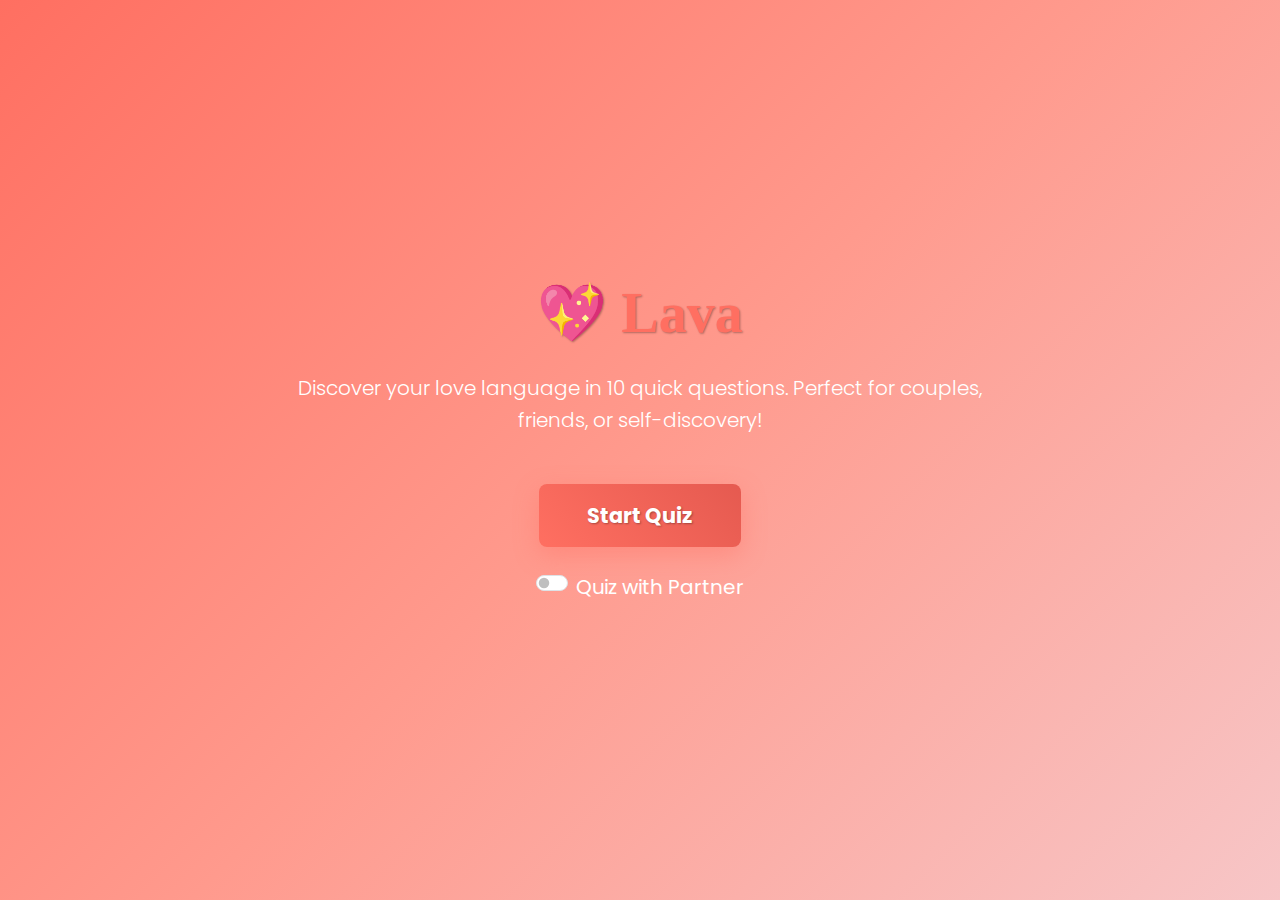
<file: index.html>
<!DOCTYPE html>
<html lang="en">
<head>
    <meta charset="UTF-8">
    <meta name="viewport" content="width=device-width, initial-scale=1.0">
    <title>💖 Lava - Love Language Quiz</title>
    <link href="https://cdn.jsdelivr.net/npm/bootstrap@5.3.2/dist/css/bootstrap.min.css" rel="stylesheet">
    <link href="https://fonts.googleapis.com/css2?family=Poppins:wght@300;400;600;700&display=swap" rel="stylesheet">
    <link rel="stylesheet" href="https://cdnjs.cloudflare.com/ajax/libs/font-awesome/6.4.0/css/all.min.css">
    <link rel="stylesheet" href="index.css">
</head>
<body>
    <!-- Landing Page -->
    <section id="landing" class="vh-100 d-flex align-items-center text-center text-white">
        <div class="container">
            <div class="row justify-content-center">
                <div class="col-lg-8">
                    <h1 class="display-4 fw-bold mb-4 animate-heart">💖 Lava</h1>
                    <p class="lead mb-5">Discover your love language in 10 quick questions. Perfect for couples, friends, or self-discovery!</p>
                    <button id="startBtn" class="btn btn-lg btn-danger px-5 py-3 fs-5">Start Quiz</button>
                    <div class="mt-4">
                        <div class="form-check form-switch d-flex justify-content-center">
                            <input class="form-check-input" type="checkbox" id="partnerMode">
                            <label class="form-check-label text-white fs-5 ms-2" for="partnerMode">
                                Quiz with Partner
                            </label>
                        </div>
                    </div>
                </div>
            </div>
        </div>
    </section>

    <!-- Quiz Section -->
    <section id="quiz" class="min-vh-100 py-5 hidden">
        <div class="container">
            <div class="row justify-content-center">
                <div class="col-lg-8">
                    <div class="progress mb-4" style="height: 10px;">
                        <div id="progressBar" class="progress-bar bg-danger" style="width: 10%"></div>
                    </div>
                    <div id="quizContainer">
                        <!-- Questions on js -->
                    </div>
                    <div class="text-center mt-5">
                        <button id="prevBtn" class="btn btn-outline-secondary me-3 hidden">Previous</button>
                        <button id="nextBtn" class="btn btn-danger px-4">Next</button>
                    </div>
                </div>
            </div>
        </div>
    </section>

    <!-- Results Section -->
    <section id="results" class="min-vh-100 py-5 hidden">
        <div class="container">
            <div class="row justify-content-center">
                <div class="col-lg-10">
                    <div class="text-center mb-5">
                        <h2 class="display-4 fw-bold text-danger mb-4">Your Love Language is...</h2>
                        <div id="resultText" class="fs-3 fw-bold mb-4"></div>
                    </div>
                    <div id="resultsChart" class="mb-5"></div>
                    <div class="text-center">
                        <button id="shareBtn" class="btn btn-outline-danger btn-lg px-5 me-3">
                            <i class="fas fa-share-alt me-2"></i>Share Results
                        </button>
                        <button id="restartBtn" class="btn btn-outline-danger btn-lg px-5">Take Quiz Again</button>
                    </div>
                </div>
            </div>
        </div>
    </section>

    <script src="https://cdn.jsdelivr.net/npm/bootstrap@5.3.2/dist/js/bootstrap.bundle.min.js"></script>
    <script src="script.js"></script>
</body>
</html>
</file>
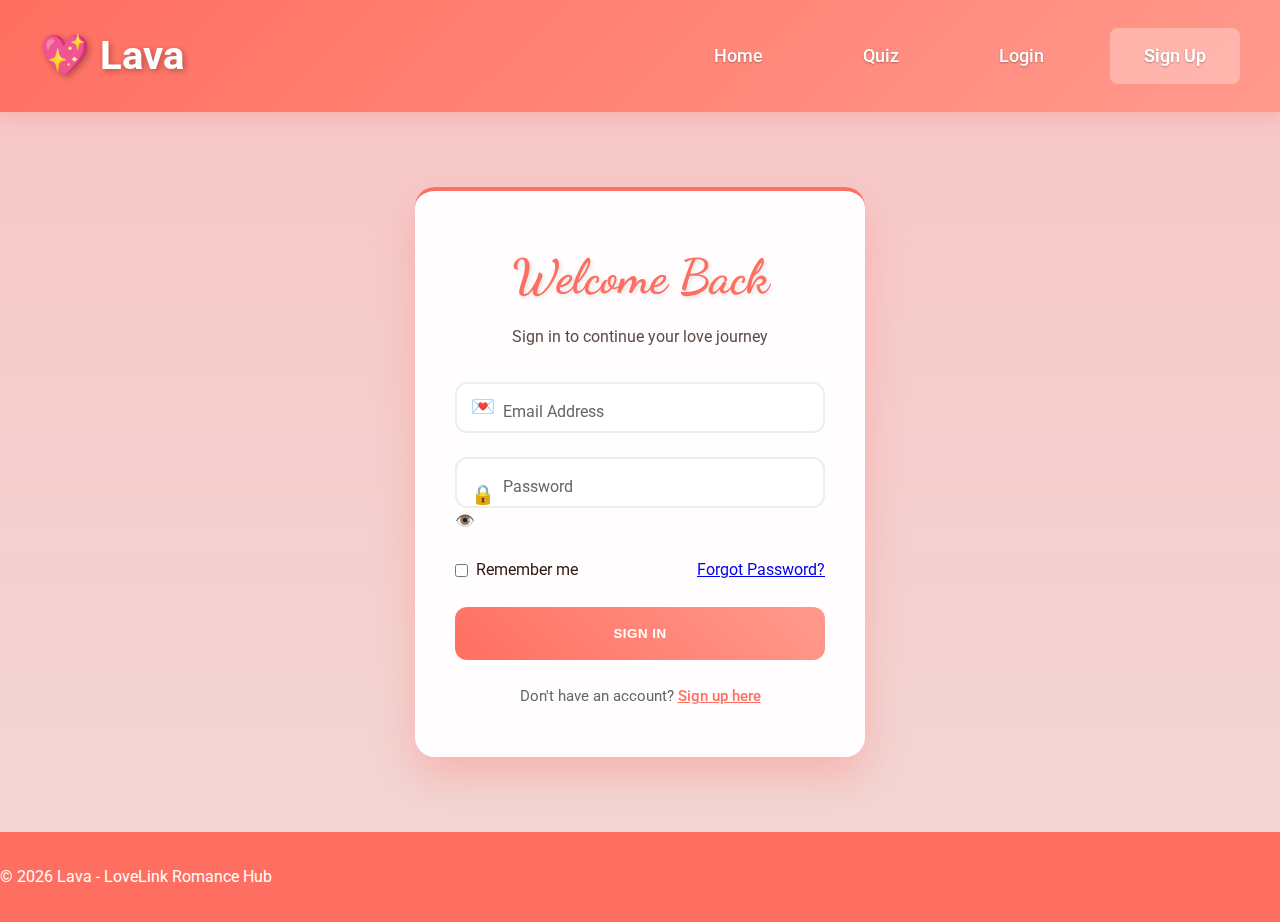
<file: pages/login.html>
<!DOCTYPE html>
<html lang="en">
<head>
    <meta charset="UTF-8">
    <meta name="viewport" content="width=device-width, initial-scale=1.0">
    <title>Login - Lava Love Language Quiz</title>
    <link href="https://fonts.googleapis.com/css2?family=Dancing+Script:wght@700&family=Roboto:wght@400;700&display=swap" rel="stylesheet">
    <link rel="stylesheet" href="../index.css">
</head>
<body>
    <header class="header">
        <nav class="header__nav" aria-label="Main navigation">
            <a href="../index.html" class="logo">💖 Lava</a>
            <ul class="header__nav-list">
                <li><a href="../index.html" class="nav-link">Home</a></li>
                <li><a href="../pages/quiz.html" class="nav-link">Quiz</a></li>
                <li><a href="../pages/results.html" class="nav-link">Login</a></li>
                <li><a href="../pages/login.html" class="nav-link current">Sign Up</a></li>
            </ul>
        </nav>
    </header>

    <main class="auth-main">
        <section class="auth-container">
            <div class="auth-card">
                <div class="auth-branding">
                    <h1 class="auth-title">Welcome Back</h1>
                    <p class="auth-subtitle">Sign in to continue your love journey</p>
                </div>

                <form class="auth-form" id="loginForm">
                    <div class="input-group">
                        <input type="email" id="loginEmail" class="input-field" placeholder=" " required>
                        <label for="loginEmail" class="input-label">Email Address</label>
                        <span class="input-icon">💌</span>
                        <div class="error-msg" id="emailError">Please enter a valid email</div>
                    </div>

                    <div class="input-group">
                        <input type="password" id="loginPassword" class="input-field" placeholder=" " required>
                        <label for="loginPassword" class="input-label">Password</label>
                        <span class="input-icon">🔒</span>
                        <span class="password-toggle">👁️</span>
                        <div class="error-msg" id="passwordError">Password must be at least 6 characters</div>
                    </div>

                    <div class="form-options">
                        <label class="checkbox-label">
                            <input type="checkbox" id="remember"> Remember me
                        </label>
                        <a href="#" class="forgot-link">Forgot Password?</a>
                    </div>

                    <button type="submit" class="submit-btn btn--primary">
                        Sign In
                    </button>

                    <p class="auth-link">
                        Don't have an account? 
                        <a href="signup.html">Sign up here</a>
                    </p>
                </form>
            </div>
        </section>
    </main>

    <footer class="footer">
        <p>© 2026 Lava - LoveLink Romance Hub</p>
    </footer>

    <script src="../js/auth.js"></script>
</body>
</html>
</file>
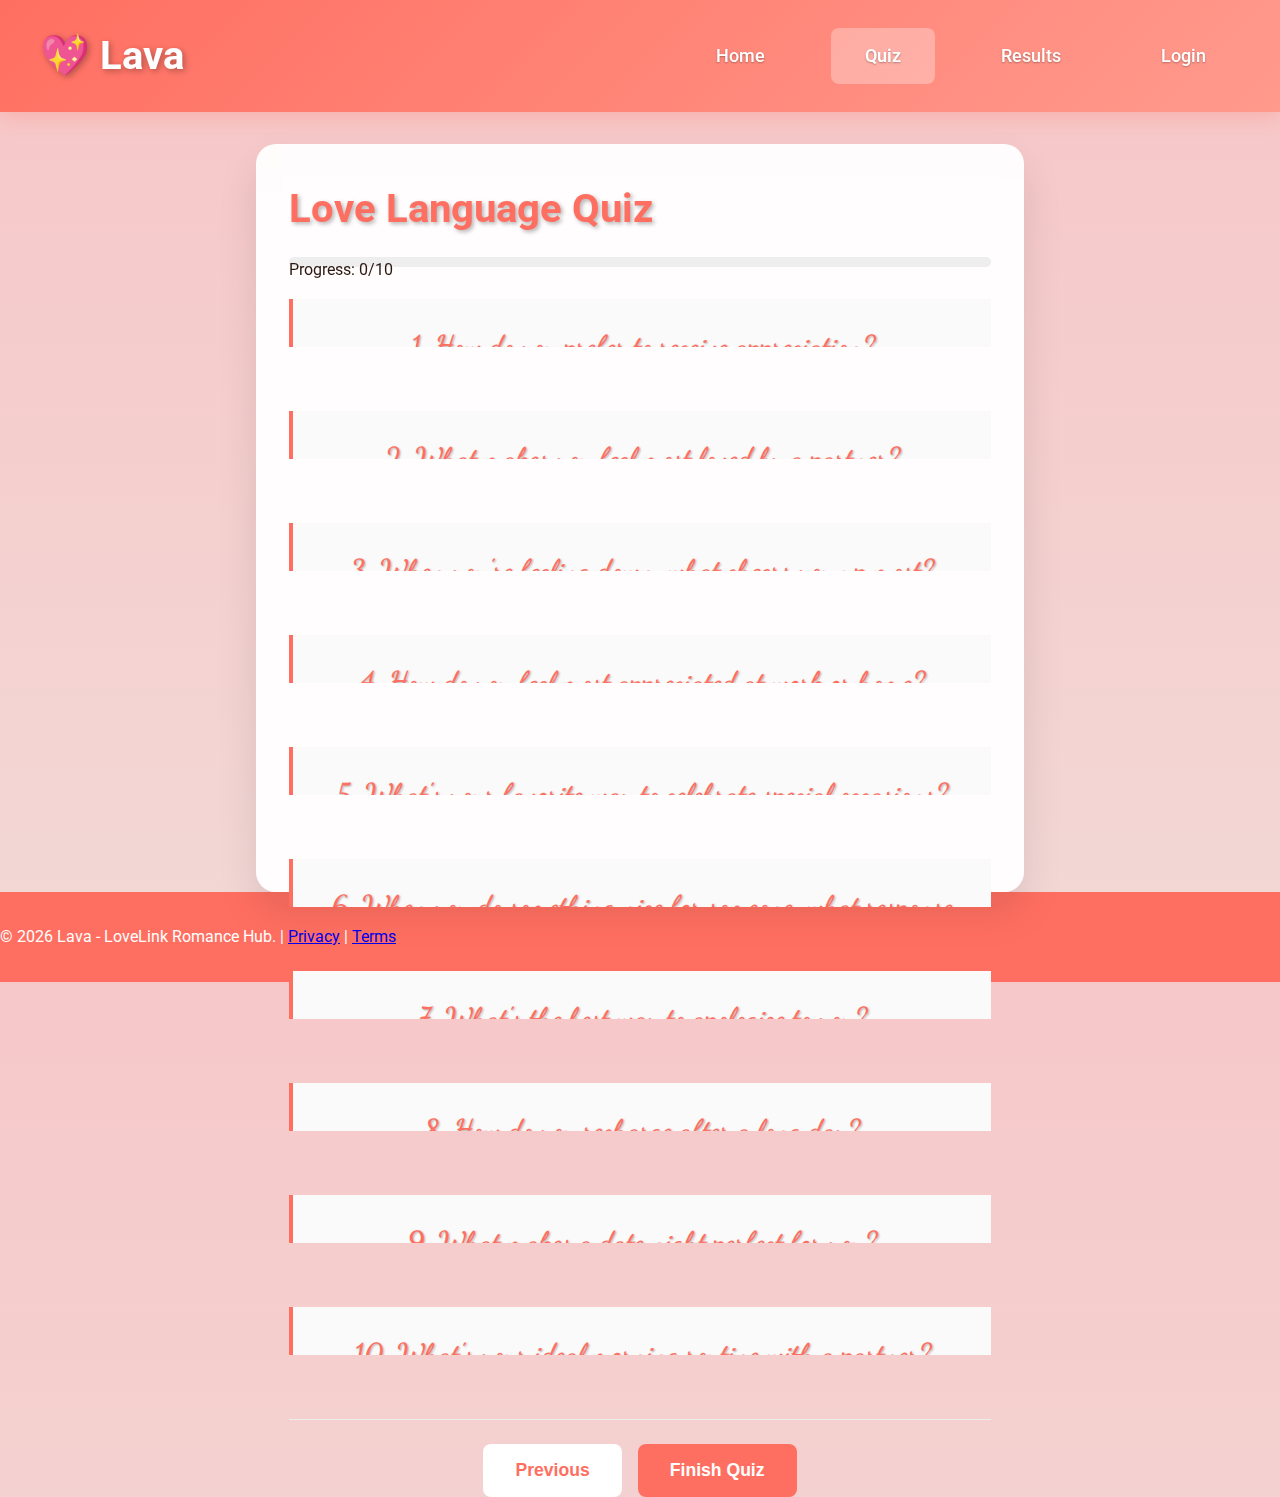
<file: pages/quiz.html>
<!DOCTYPE html>
<html lang="en">
    <head>
        <title></title>
        <meta charset="UTF-8">
        <meta name="viewport" content="width=device-width, initial-scale=1">
        <title>Quiz - Lava Love Language</title>
    <link href="https://fonts.googleapis.com/css2?family=Dancing+Script:wght@700&family=Roboto:wght@400;700&display=swap" rel="stylesheet">

        <link href="../index.css" rel="stylesheet">
    </head>
    <body>

         <header class="header">
        <nav class="header__nav" aria-label="Main navigation">
            <a href="../index.html" class="logo">💖 Lava</a>
            <ul class="header__nav-list">
                <li><a href="../index.html" class="nav-link">Home</a></li>
                <li><a href="quiz.html" class="nav-link current">Quiz</a></li>
                <li><a href="results.html" class="nav-link">Results</a></li>
                <li><a href="login.html" class="nav-link">Login</a></li>
            </ul>
        </nav>
    </header>

    <main class="main">
        <section class="quiz-section">
            <article class="question-card">
                <header class="progress-container">
                    <h1 class="progress-title">Love Language Quiz</h1>
                    <div class="progress-bar-container">
                        <span>Progress: <span id="current-progress">0</span>/10</span>
                        <div class="progress-fill" role="progressbar" aria-valuenow="0" aria-valuemin="0" aria-valuemax="10"></div>
                    </div>
                </header>

                <!-- Quiz questions  -->
                  <!-- QUESTION 1 -->
                <section class="question-group" aria-labelledby="q1-heading">
                    <h2 id="q1-heading">1. How do you prefer to receive appreciation?</h2>
                    <fieldset>
                        <legend>Choose one:</legend>
                        <ul class="options-grid">
                            <li class="option">
                                <label>
                                    <input type="radio" name="q1" value="0">
                                    Verbal compliments and encouragement
                                </label>
                            </li>
                            <li class="option">
                                <label>
                                    <input type="radio" name="q1" value="1">
                                    Help with chores or tasks
                                </label>
                            </li>
                            <li class="option">
                                <label>
                                    <input type="radio" name="q1" value="2">
                                    Small thoughtful gifts
                                </label>
                            </li>
                            <li class="option">
                                <label>
                                    <input type="radio" name="q1" value="3">
                                    Quality time together
                                </label>
                            </li>
                            <li class="option">
                                <label>
                                    <input type="radio" name="q1" value="4">
                                    Physical affection like hugs
                                </label>
                            </li>
                        </ul>
                    </fieldset>
                </section>

                <!-- QUESTION 2 -->
                <section class="question-group" aria-labelledby="q2-heading">
                    <h2 id="q2-heading">2. What makes you feel most loved by a partner?</h2>
                    <fieldset>
                        <legend>Choose one:</legend>
                        <ul class="options-grid">
                            <li class="option">
                                <label>
                                    <input type="radio" name="q2" value="0">
                                    Hearing 'I love you' and specific praise
                                </label>
                            </li>
                            <li class="option">
                                <label>
                                    <input type="radio" name="q2" value="1">
                                    When they cook dinner or run errands
                                </label>
                            </li>
                            <li class="option">
                                <label>
                                    <input type="radio" name="q2" value="2">
                                    Surprise presents that show they listened
                                </label>
                            </li>
                            <li class="option">
                                <label>
                                    <input type="radio" name="q2" value="3">
                                    Undivided attention during conversations
                                </label>
                            </li>
                            <li class="option">
                                <label>
                                    <input type="radio" name="q2" value="4">
                                    Cuddling or holding hands
                                </label>
                            </li>
                        </ul>
                    </fieldset>
                </section>

                <!-- QUESTION 3 -->
                <section class="question-group" aria-labelledby="q3-heading">
                    <h2 id="q3-heading">3. When you're feeling down, what cheers you up most?</h2>
                    <fieldset>
                        <legend>Choose one:</legend>
                        <ul class="options-grid">
                            <li class="option">
                                <label>
                                    <input type="radio" name="q3" value="0">
                                    Encouraging words from loved ones
                                </label>
                            </li>
                            <li class="option">
                                <label>
                                    <input type="radio" name="q3" value="1">
                                    Someone helping with my responsibilities
                                </label>
                            </li>
                            <li class="option">
                                <label>
                                    <input type="radio" name="q3" value="2">
                                    A small gift or treat
                                </label>
                            </li>
                            <li class="option">
                                <label>
                                    <input type="radio" name="q3" value="3">
                                    Spending focused time together
                                </label>
                            </li>
                            <li class="option">
                                <label>
                                    <input type="radio" name="q3" value="4">
                                    Physical comfort like a hug
                                </label>
                            </li>
                        </ul>
                    </fieldset>
                </section>

                <!-- QUESTION 4 -->
                <section class="question-group" aria-labelledby="q4-heading">
                    <h2 id="q4-heading">4. How do you feel most appreciated at work or home?</h2>
                    <fieldset>
                        <legend>Choose one:</legend>
                        <ul class="options-grid">
                            <li class="option">
                                <label>
                                    <input type="radio" name="q4" value="0">
                                    Public recognition or thank you notes
                                </label>
                            </li>
                            <li class="option">
                                <label>
                                    <input type="radio" name="q4" value="1">
                                    Team members helping with my workload
                                </label>
                            </li>
                            <li class="option">
                                <label>
                                    <input type="radio" name="q4" value="2">
                                    Thoughtful gifts or bonuses
                                </label>
                            </li>
                            <li class="option">
                                <label>
                                    <input type="radio" name="q4" value="3">
                                    Meaningful one-on-one discussions
                                </label>
                            </li>
                            <li class="option">
                                <label>
                                    <input type="radio" name="q4" value="4">
                                    High fives or supportive touches
                                </label>
                            </li>
                        </ul>
                    </fieldset>
                </section>

                <!-- QUESTION 5 -->
                <section class="question-group" aria-labelledby="q5-heading">
                    <h2 id="q5-heading">5. What's your favorite way to celebrate special occasions?</h2>
                    <fieldset>
                        <legend>Choose one:</legend>
                        <ul class="options-grid">
                            <li class="option">
                                <label>
                                    <input type="radio" name="q5" value="0">
                                    Heartfelt toasts and speeches
                                </label>
                            </li>
                            <li class="option">
                                <label>
                                    <input type="radio" name="q5" value="1">
                                    Someone else handling all the planning
                                </label>
                            </li>
                            <li class="option">
                                <label>
                                    <input type="radio" name="q5" value="2">
                                    Beautiful wrapping and perfect gifts
                                </label>
                            </li>
                            <li class="option">
                                <label>
                                    <input type="radio" name="q5" value="3">
                                    Extended quality time with loved ones
                                </label>
                            </li>
                            <li class="option">
                                <label>
                                    <input type="radio" name="q5" value="4">
                                    Lots of hugs and physical closeness
                                </label>
                            </li>
                        </ul>
                    </fieldset>
                </section>

                <!-- QUESTION 6 -->
                <section class="question-group" aria-labelledby="q6-heading">
                    <h2 id="q6-heading">6. When you do something nice for someone, what response makes you happiest?</h2>
                    <fieldset>
                        <legend>Choose one:</legend>
                        <ul class="options-grid">
                            <li class="option">
                                <label>
                                    <input type="radio" name="q6" value="0">
                                    Them verbally expressing gratitude
                                </label>
                            </li>
                            <li class="option">
                                <label>
                                    <input type="radio" name="q6" value="1">
                                    Them returning the favor later
                                </label>
                            </li>
                            <li class="option">
                                <label>
                                    <input type="radio" name="q6" value="2">
                                    Them giving me a thoughtful gift
                                </label>
                            </li>
                            <li class="option">
                                <label>
                                    <input type="radio" name="q6" value="3">
                                    Them spending time with me
                                </label>
                            </li>
                            <li class="option">
                                <label>
                                    <input type="radio" name="q6" value="4">
                                    Them giving me a hug or pat
                                </label>
                            </li>
                        </ul>
                    </fieldset>
                </section>

                <!-- QUESTION 7 -->
                <section class="question-group" aria-labelledby="q7-heading">
                    <h2 id="q7-heading">7. What's the best way to apologize to you?</h2>
                    <fieldset>
                        <legend>Choose one:</legend>
                        <ul class="options-grid">
                            <li class="option">
                                <label>
                                    <input type="radio" name="q7" value="0">
                                    Sincere words explaining they're sorry
                                </label>
                            </li>
                            <li class="option">
                                <label>
                                    <input type="radio" name="q7" value="1">
                                    Making it up to me with helpful actions
                                </label>
                            </li>
                            <li class="option">
                                <label>
                                    <input type="radio" name="q7" value="2">
                                    A peace offering gift
                                </label>
                            </li>
                            <li class="option">
                                <label>
                                    <input type="radio" name="q7" value="3">
                                    Quality time to talk it through
                                </label>
                            </li>
                            <li class="option">
                                <label>
                                    <input type="radio" name="q7" value="4">
                                    Physical affection and makeup cuddles
                                </label>
                            </li>
                        </ul>
                    </fieldset>
                </section>

                <!-- QUESTION 8 -->
                <section class="question-group" aria-labelledby="q8-heading">
                    <h2 id="q8-heading">8. How do you recharge after a long day?</h2>
                    <fieldset>
                        <legend>Choose one:</legend>
                        <ul class="options-grid">
                            <li class="option">
                                <label>
                                    <input type="radio" name="q8" value="0">
                                    Positive conversations with friends
                                </label>
                            </li>
                            <li class="option">
                                <label>
                                    <input type="radio" name="q8" value="1">
                                    Having household tasks done for me
                                </label>
                            </li>
                            <li class="option">
                                <label>
                                    <input type="radio" name="q8" value="2">
                                    Retail therapy with small purchases
                                </label>
                            </li>
                            <li class="option">
                                <label>
                                    <input type="radio" name="q8" value="3">
                                    Deep conversations or shared activities
                                </label>
                            </li>
                            <li class="option">
                                <label>
                                    <input type="radio" name="q8" value="4">
                                    Physical relaxation like massages
                                </label>
                            </li>
                        </ul>
                    </fieldset>
                </section>

                <!-- QUESTION 9 -->
                <section class="question-group" aria-labelledby="q9-heading">
                    <h2 id="q9-heading">9. What makes a date night perfect for you?</h2>
                    <fieldset>
                        <legend>Choose one:</legend>
                        <ul class="options-grid">
                            <li class="option">
                                <label>
                                    <input type="radio" name="q9" value="0">
                                    Flirty compliments throughout
                                </label>
                            </li>
                            <li class="option">
                                <label>
                                    <input type="radio" name="q9" value="1">
                                    Everything planned so I can relax
                                </label>
                            </li>
                            <li class="option">
                                <label>
                                    <input type="radio" name="q9" value="2">
                                    Thoughtful little gifts or treats
                                </label>
                            </li>
                            <li class="option">
                                <label>
                                    <input type="radio" name="q9" value="3">
                                    Meaningful conversation all night
                                </label>
                            </li>
                            <li class="option">
                                <label>
                                    <input type="radio" name="q9" value="4">
                                    Lots of touching and closeness
                                </label>
                            </li>
                        </ul>
                    </fieldset>
                </section>

                <!-- QUESTION 10 -->
                <section class="question-group" aria-labelledby="q10-heading">
                    <h2 id="q10-heading">10. What's your ideal morning routine with a partner?</h2>
                    <fieldset>
                        <legend>Choose one:</legend>
                        <ul class="options-grid">
                            <li class="option">
                                <label>
                                    <input type="radio" name="q10" value="0">
                                    Sweet morning affirmations
                                </label>
                            </li>
                            <li class="option">
                                <label>
                                    <input type="radio" name="q10" value="1">
                                    Making me coffee/breakfast
                                </label>
                            </li>
                            <li class="option">
                                <label>
                                    <input type="radio" name="q10" value="2">
                                    Small morning surprises/gifts
                                </label>
                            </li>
                            <li class="option">
                                <label>
                                    <input type="radio" name="q10" value="3">
                                    Cuddling and talking in bed
                                </label>
                            </li>
                            <li class="option">
                                <label>
                                    <input type="radio" name="q10" value="4">
                                    Physical intimacy first thing
                                </label>
                            </li>
                        </ul>
                    </fieldset>
                </section>

                <!-- Nav Buttons -->
                <div class="quiz-nav">
                    <button type="button" class="btn btn--secondary" disabled>Previous</button>
                    <button type="submit" class="btn btn--primary">Finish Quiz</button>
                </div>
            </article>
        </section>
    </main>

    
    <footer class="footer">
        <p>&copy; 2026 Lava - LoveLink Romance Hub. | 
           <a href="#privacy">Privacy</a> | 
           <a href="#terms">Terms</a>
        </p>
    </footer>


    
    </body>
</html>
</file>
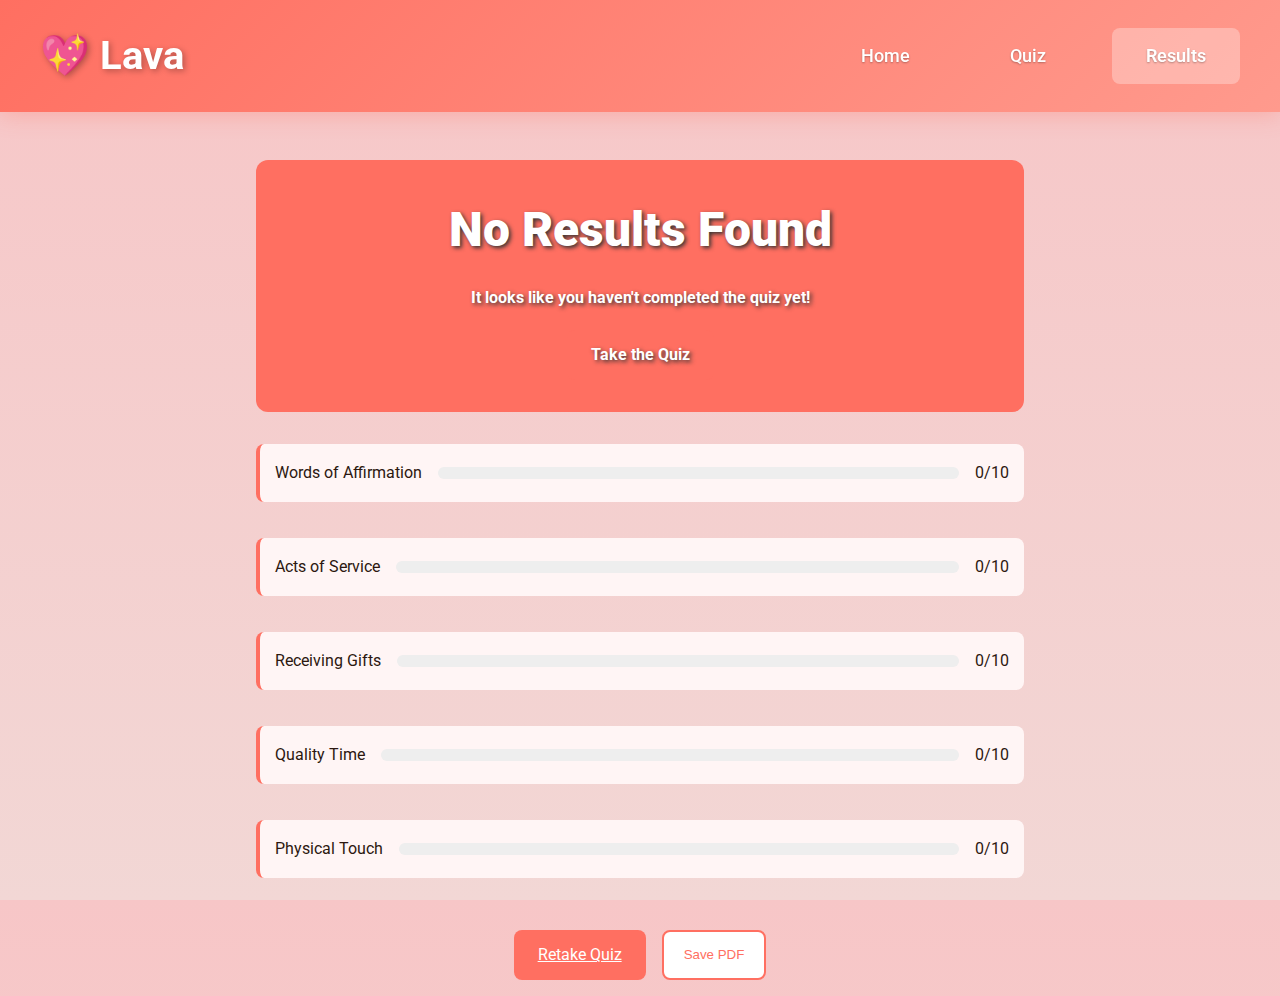
<file: pages/results.html>
<!DOCTYPE html>
<html lang="en">
<head>
    <meta charset="UTF-8">
    <meta name="viewport" content="width=device-width, initial-scale=1.0">
    <title>Love Language Results - Lava</title>
    <link rel="stylesheet" href="../index.css">
    <link href="https://fonts.googleapis.com/css2?family=Dancing+Script:wght@700&family=Roboto:wght@400;700&display=swap" rel="stylesheet">
    <style>
        /* Ensuring bars are visible and pretty */
        .score-bar { background: #eee; width: 100%; height: 12px; border-radius: 10px; margin: 8px 0; overflow: hidden; }
        .score-fill { background: #ff4d4d; height: 100%; width: 0%; transition: width 1s ease-in-out; }
        .score-card { margin-bottom: 20px; padding: 15px; border-radius: 8px; background: #fff5f5; }
    </style>
</head>
<body>
    <header class="header">
        <nav class="header__nav" aria-label="Main navigation">
            <a href="../index.html" class="logo">💖 Lava</a>
            <ul class="header__nav-list">
                <li><a href="../index.html" class="nav-link">Home</a></li>
                <li><a href="quiz.html" class="nav-link">Quiz</a></li>
                <li><a href="results.html" class="nav-link current">Results</a></li>
            </ul>
        </nav>
    </header>

    <main class="main">
        <section class="results-section">
            <div class="result-hero">
                <h1 class="result-title">Your Love Language</h1>
                <div class="top-result">
                    <h2 id="winner-name">...</h2>
                    <p id="winner-desc">Complete the quiz to see your results!</p>
                </div>
            </div>

            <div class="scores-grid">
                <div class="score-card">
                    <span>Words of Affirmation</span>
                    <div class="score-bar"><div class="score-fill"></div></div>
                    <span>0/10</span>
                </div>
                <div class="score-card">
                    <span>Acts of Service</span>
                    <div class="score-bar"><div class="score-fill"></div></div>
                    <span>0/10</span>
                </div>
                <div class="score-card">
                    <span>Receiving Gifts</span>
                    <div class="score-bar"><div class="score-fill"></div></div>
                    <span>0/10</span>
                </div>
                <div class="score-card">
                    <span>Quality Time</span>
                    <div class="score-bar"><div class="score-fill"></div></div>
                    <span>0/10</span>
                </div>
                <div class="score-card">
                    <span>Physical Touch</span>
                    <div class="score-bar"><div class="score-fill"></div></div>
                    <span>0/10</span>
                </div>
            </div>

            <div class="results-actions">
                <a href="quiz.html" class="btn btn--primary">Retake Quiz</a>
                <button class="btn btn--secondary" onclick="window.print()">Save PDF</button>
            </div>
        </section>
    </main>

    <script src="../js/results.js"></script>
</body>
</html>
</file>
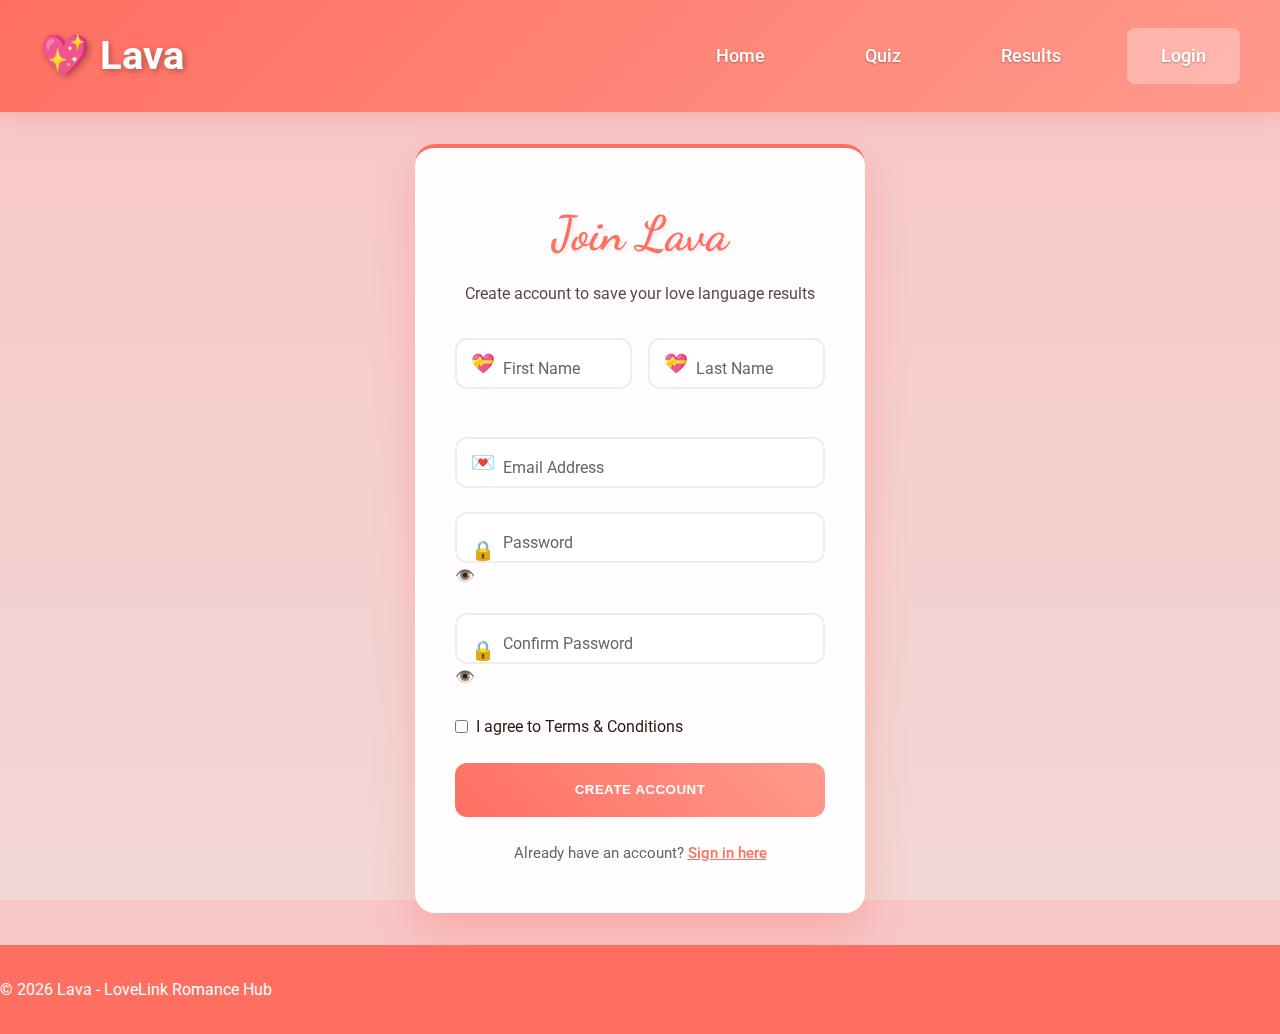
<file: pages/signup.html>
<!DOCTYPE html>
<html lang="en">
<head>
    <meta charset="UTF-8">
    <meta name="viewport" content="width=device-width, initial-scale=1.0">
    <title>Sign Up - Lava Love Language Quiz</title>
    <link href="https://fonts.googleapis.com/css2?family=Dancing+Script:wght@700&family=Roboto:wght@400;700&display=swap" rel="stylesheet">
    <link rel="stylesheet" href="../index.css">
</head>
<body>
    <header class="header">
        <nav class="header__nav" aria-label="Main navigation">
            <a href="../index.html" class="logo">💖 Lava</a>
            <ul class="header__nav-list">
                <li><a href="../index.html" class="nav-link">Home</a></li>
                <li><a href="../pages/quiz.html" class="nav-link">Quiz</a></li>
                <li><a href="../pages/results.html" class="nav-link">Results</a></li>
                <li><a href="login.html" class="nav-link current">Login</a></li>
            </ul>
        </nav>
    </header>

    <main class="auth-main">
        <section class="auth-container">
            <div class="auth-card">
                <div class="auth-branding">
                    <h1 class="auth-title">Join Lava</h1>
                    <p class="auth-subtitle">Create account to save your love language results</p>
                </div>

                <form class="auth-form" id="signupForm">
                    <div class="input-row">
                        <div class="input-group">
                            <input type="text" id="firstName" class="input-field" placeholder=" " required>
                            <label for="firstName" class="input-label">First Name</label>
                            <span class="input-icon">💝</span>
                            <div class="error-msg">Name is required</div>
                        </div>
                        <div class="input-group">
                            <input type="text" id="lastName" class="input-field" placeholder=" " required>
                            <label for="lastName" class="input-label">Last Name</label>
                            <span class="input-icon">💝</span>
                            <div class="error-msg">Name is required</div>
                        </div>
                    </div>

                    <div class="input-group">
                        <input type="email" id="signupEmail" class="input-field" placeholder=" " required>
                        <label for="signupEmail" class="input-label">Email Address</label>
                        <span class="input-icon">💌</span>
                        <div class="error-msg" id="signupEmailError">Please enter a valid email</div>
                    </div>

                    <div class="input-group">
                        <input type="password" id="signupPassword" class="input-field" placeholder=" " required>
                        <label for="signupPassword" class="input-label">Password</label>
                        <span class="input-icon">🔒</span>
                        <span class="password-toggle">👁️</span>
                        <div class="error-msg" id="signupPasswordError">Password must be at least 6 characters</div>
                    </div>

                    <div class="input-group">
                        <input type="password" id="confirmPassword" class="input-field" placeholder=" " required>
                        <label for="confirmPassword" class="input-label">Confirm Password</label>
                        <span class="input-icon">🔒</span>
                        <span class="password-toggle">👁️</span>
                        <div class="error-msg" id="confirmError">Passwords do not match</div>
                    </div>

                    <div class="form-options">
                        <label class="checkbox-label">
                            <input type="checkbox" id="terms" required>
                            I agree to Terms & Conditions
                        </label>
                    </div>

                    <button type="submit" class="submit-btn btn--primary">
                        Create Account
                    </button>

                    <p class="auth-link">
                        Already have an account? 
                        <a href="login.html">Sign in here</a>
                    </p>
                </form>
            </div>
        </section>
    </main>

    <footer class="footer">
        <p>© 2026 Lava - LoveLink Romance Hub</p>
    </footer>

    <script src="../js/auth.js"></script>
</body>
</html>
</file>
<file: index.css>
:root {
    --coral: #FF6F61;
    --soft-pink: #FF9A8D;
    --blush: #F7C6C7;
    --cream: #F2D7D5;
    --rose-mute: #EAB8C9;
    --white-text: #FFFFFF;
    --dark-text: #2C1810; 
}

* {
    margin: 0;
    padding: 0;
    box-sizing: border-box;
}

html {
    height: 100%;
     scroll-behavior: smooth;
}

body { 
    font-family: 'Roboto', 'Poppins', sans-serif; 
    background: linear-gradient(to bottom, var(--blush), var(--cream)); 
    color: var(--dark-text);
    min-height: 100vh;
    line-height: 1.6;
}

/* header */
.header {
  background: linear-gradient(135deg, #FF6F61, #FF9A8D);
  padding: 1.5rem 2rem;
  position: sticky;
  top: 0;
  z-index: 100;
  box-shadow: 0 4px 20px rgba(255, 111, 97, 0.3);
}

/* Navigation Main Container */
.header__nav {
  max-width: 1200px;
  margin: 0 auto;
  display: flex;
  justify-content: space-between;
  align-items: center;
  gap: 2rem;
}

.logo {
  font-family: 'Roboto', sans-serif  !important;
  font-size: 2.5rem;
  font-weight: 700;
  color: white;
  text-decoration: none;
  text-shadow: 2px 2px 6px rgba(0, 0, 0, 0.3);
  transition: transform 0.3s ease;
}
.logo:hover {
  transform: scale(1.05);
}

.header__nav-list {
  display: flex;
  list-style: none;
  margin: 0;
  padding: 0;
  gap: 1.5rem;
  align-items: center;
}

.nav-link {
  color: white;
  text-decoration: none;
  padding: 0.75rem 1.5rem;
  border-radius: 8px;
  font-weight: 500;
  font-size: 1.1rem;
  transition: all 0.3s ease;
  position: relative;
  border: 2px solid transparent;
}
.nav-link:hover,
.nav-link:focus-visible {
  background: rgba(255, 255, 255, 0.2);
  transform: translateY(-2px);
  border-color: rgba(255, 255, 255, 0.4);
  outline: 3px solid #FFD700;
  outline-offset: 2px;
}

.nav-link.current {
  background: rgba(255, 255, 255, 0.3);
  font-weight: 600;
}

.page-layout {
  padding-top: 90px;  
}



/* Hero Container */
.hero {
  display: grid;
  grid-template-columns: 1fr;
  gap: var(--space-l);
  padding: var(--space-l);
  background: var(--gradient);
  border-radius: 0 0 var(--border-radius) var(--border-radius);
  color: white;
  text-align: center;
  position: relative;
  overflow: hidden;
}

.hero img {
  max-width: 100%;
  height: 350px;
  object-fit: cover;
  border-radius: 12px;
  box-shadow: 0 8px 32px rgba(255,111,97,0.3);
  transition: transform 0.4s ease;
}

.hero img:hover {
  transform: scale(1.05);
}


.hero__content {
  display: flex;
  flex-direction: column;
  gap: 2rem;
  align-items: center;
  padding: 2rem;
  background: rgba(255, 255, 255, 0.1);
  backdrop-filter: blur(10px);
  border-radius: 12px;
  border: 1px solid rgba(255, 255, 255, 0.2);
}

.hero__title {
  font-family: 'Roboto', sans-serif  !important;
  font-size: clamp(2.5rem, 8vw, 5rem);
  font-weight: 700;
  margin: 0;
  text-shadow: 3px 3px 6px rgba(0,0,0,0.4);
  line-height: 1.2;
  letter-spacing: -0.02em;
}

.hero__subtitle {
  font-size: clamp(1.1rem, 3vw, 1.4rem);
  margin: 0;
  opacity: 0.95;
  max-width: 600px;
  line-height: 1.6;
}

.hero__cta {
  font-size: 1.2rem;
  padding: 1.5rem 3rem;
  min-width: 200px;
  font-weight: 600;
  position: relative;
  overflow: hidden;
}


.hero__cta::before {
  content: '';
  position: absolute;
  top: 0;
  left: -100%;
  width: 100%;
  height: 100%;
  background: linear-gradient(90deg, transparent, rgba(255,255,255,0.3), transparent);
  transition: left 0.5s;
}



.hero__cta:hover::before {
  left: 100%;
}

.hero__toggle {
  display: flex;
  align-items: center;
  gap: 0.75rem;
  padding: 0.75rem 1.5rem;
  background: rgba(255, 255, 255, 0.2);
  border-radius: 6px;
  font-size: 1rem;
  cursor: pointer;
  transition: all 0.3s;
}



/* Features section styling */
.features {
  padding: 3rem 0;
  max-width: 1000px;
  margin: 0 auto;
}

.features h2{
    font-family: 'Roboto', sans-serif;
    font-size: 2.5rem;
    margin-bottom: 3rem;
    color:#FF6F61;
    text-align: center;
}

.features-grid{
    display: grid;
    grid-template-columns: repeat(auto-fit, minmax(250px, 1fr));
    gap: 2rem;
}

.features-card{
    background: rgba(255,255,255,0.9);
    padding:2rem;
    border-radius: 12px;
    box-shadow: 0 8px 32px rgba(255,111,97,0.3);
    text-align: center;
    transition: all 0.3s ease;
    border-top: 4px solid #FF6F61;
    
}

.features-card:hover{
    transform: translateY(-8px);
    box-shadow: 0 12px 40px rgba(255,111,97,0.2);
}

.features-card h3{
    font-family: 'Roboto', sans-serif;
    font-size: 1.8rem;
    margin-bottom: 1rem;
    color: #FF6F61;
}


.quiz-section { 
    max-width: 800px; 
    margin: 0 auto; 
    padding: 1rem;
    height: calc(100vh - 120px); 
    display: flex;
    flex-direction: column;
}


.question-card {
    background: rgba(255,255,255,0.95);
    border-radius: 20px;
    padding: 2rem; 
    box-shadow: 0 20px 40px rgba(0,0,0,0.1);
    display: flex;
    flex-direction: column;
  
    height: 100%; 
    box-sizing: border-box;
}


.question-group {
    flex: 1;  
    overflow-y: auto;
}


.quiz-nav {
    display: flex;
    justify-content: space-between; /* Puts Prev on left, Next on right */
    gap: 1rem;
    margin-top: 2rem; /* Adds space above buttons */
    padding-top: 1rem;
    border-top: 1px solid #eee; /* Optional separator line */
}


.question-group h2 {
    font-size: 1.5rem; 
    margin-bottom: 0.5rem;
}


.options-grid {
    display: grid;
    gap: 0.25rem; /* Reduced gap */
    list-style: none;
    padding: 0;
}




.progress-fill {
    background: #FF6F61; 
    width: 0%;
    transition: width 0.3s ease;
    border-radius: 10px;
}

.progress-bar-container {
        background: #eee;
        width: 100%;
        height: 10px;
        border-radius: 5px;
        margin-top: 10px;
    }
    



.progress-title {
  font-family: 'Roboto', sans-serif  !important;
  font-size: 2.5rem;
  color: white; /* White for max contrast */
  margin: 0 0 1rem 0;
  font-weight: bold;
  text-shadow: 2px 2px 4px rgba(0,0,0,0.3);
}










/* Highlight the Selected Answer */
.options-grid {
    list-style: none;
    padding: 0;
}

.option {
    margin-bottom: 10px;
    border: 2px solid #ddd;
    border-radius: 8px;
    transition: all 0.2s ease;
}


.option:has(input[type="radio"]:checked) {
    border-color: #ff4d6d;
    background-color: #fff0f3; /* Light pink tint */
    transform: scale(1.02);
}

.option label {
    display: block;
    padding: 15px;
    cursor: pointer;
    width: 100%;
}

.option input[type="radio"] {
    margin-right: 10px;
}

.question-group {
  margin: 2rem 0;
  padding: 1.5rem;
  border-left: 4px solid #FF6F61;
  background: #fafafa;
}

.question-group h2 {
  font-family: 'Roboto', sans-serif;
  font-size: 1.8rem;
  color: #FF6F61;
  text-align: center;
  margin-bottom: 1rem;
}

legend {
  font-weight: bold;
  color: #FF6F61;
  font-size: 1.1rem;
  margin-bottom: 1rem;
}

.options-grid {
  display: grid;
  gap: 0.75rem;
  list-style: none;
  padding: 0;
}

.option {
  padding: 1rem;
  background: white;
  border: 2px solid #eee;
  border-radius: 8px;
  cursor: pointer;
}

.option:hover {
  border-color: #FF6F61;
  background: #fff5f5;
}

.quiz-nav {
  display: flex;
  gap: 1rem;
  justify-content: center;
  margin-top: 2rem;
  padding-top: 1.5rem;
  border-top: 1px solid #eee;
}

.quiz-nav .btn {
  padding: 1rem 2rem;
  font-size: 1.1rem;
  border-radius: 8px;
  border: none;
  cursor: pointer;
  font-weight: bold;
}

.btn--primary {
  background: #FF6F61;
  color: white;
}

.btn--primary:hover {
  background: #FF9A8D;
  transform: translateY(-2px);
}
.btn--secondary {
  background: #f8f9fa;
  color: #FF6F61;
  border: 2px solid #FF6F61;
}

.btn--secondary:hover {
  background: #FF6F61;
  color: white;
}


/* Results Section */
.results-section { max-width: 800px; margin: 2rem auto; padding: 1rem; }

.result-hero {
  text-align: center;
  padding: 2rem;
  background: #FF6F61;
  color: white;
  border-radius: 12px;
  margin-bottom: 2rem;
  font-weight: 700;     
  text-shadow: 2px 2px 4px #333;  
}


.result-title { 
  font-family: 'Roboto', sans-serif !important; 
  color: white !important; 
  text-shadow: 2px 2px 4px #333 !important; 
  font-weight: 900;
  margin: 0 0 1rem 0;
  text-shadow: 3px 3px 6px rgba(0,0,0,0.8);
   font-size: 3rem;
}




.top-result h2 { 
    font-family: 'Roboto', sans-serif !important;
  color: white !important; 
  font-size: 1.8rem;
  font-weight: bold;
  margin: 0 0 0.5rem 0;
 
}


.scores-grid { 
  display: grid; 
  gap: 1rem; 
  margin-bottom: 2rem; 
}

.score-card { 
  display: flex; 
  padding: 1rem; 
  background: #fafafa; 
  border-left: 4px solid #FF6F61;
  align-items: center;
  gap: 1rem;
}

.score-bar { 
  flex: 1; 
  height: 10px; 
  background: #eee; 
  border-radius: 5px; 
}

.score-fill { 
  height: 100%; 
  background: #FF6F61; 
  border-radius: 5px; 
}

.results-actions { 
  display: flex; 
  gap: 1rem; 
  justify-content: center; 
}


.btn--primary { background: #FF6F61;
     color: white; padding: 12px 24px;
      border-radius: 8px;
     }
.btn--secondary { background: white; color:#FF6F61; 
     border: 2px solid #FF6F61; 
     padding: 10px 20px; 
     border-radius: 8px;
     }
.btn--primary:hover, .btn--secondary:hover { 
    opacity: 0.9;
 }

 /*signup and login*/
 /* Auth page specific styles only */
.auth-main {
    min-height: calc(100vh - 180px);
    display: flex;
    align-items: center;
    justify-content: center;
    padding: 2rem 1rem;
}

.auth-container {
    max-width: 450px;
    width: 100%;
}

.auth-card {
    background: rgba(255,255,255,0.95);
    backdrop-filter: blur(10px);
    border-radius: 20px;
    padding: 3rem 2.5rem;
    box-shadow: 0 20px 40px rgba(255,111,97,0.3);
    border-top: 4px solid var(--coral);
}

.auth-title {
    font-family: 'Dancing Script', cursive !important;
    font-size: 3rem;
    color: var(--coral) !important;
    text-shadow: 2px 2px 4px rgba(0,0,0,0.1);
    margin-bottom: 0.5rem;
    text-align: center;
}

.auth-subtitle {
    text-align: center;
    color: var(--dark-text);
    opacity: 0.8;
    margin-bottom: 2rem;
}

.input-row {
    display: grid;
    grid-template-columns: 1fr 1fr;
    gap: 1rem;
    margin-bottom: 1.5rem;
}

.input-group {
    position: relative;
    margin-bottom: 1.5rem;
}

.input-field {
    width: 100%;
    padding: 1rem 1rem 1rem 3rem;
    border: 2px solid #eee;
    border-radius: 12px;
    background: rgba(255,255,255,0.8);
    transition: all 0.3s ease;
}

.input-field:focus {
    border-color: var(--coral);
    box-shadow: 0 0 0 3px rgba(255,111,97,0.2);
}

.input-label {
    position: absolute;
    left: 3rem;
    top: 1.1rem;
    font-size: 1rem;
    color: #666;
    transition: all 0.3s ease;
}

.input-field:focus + .input-label,
.input-field:not(:placeholder-shown) + .input-label {
    top: -0.5rem;
    left: 1rem;
    font-size: 0.85rem;
    color: var(--coral);
    background: white;
    padding: 0 0.5rem;
}

.input-icon {
    position: absolute;
    left: 1rem;
    top: 50%;
    transform: translateY(-50%);
    font-size: 1.2rem;
    color: var(--coral);
}

.password-toggle {
    right: 1rem;
    top: 50%;
    transform: translateY(-50%);
    cursor: pointer;
}

.error-msg {
    color: #e74c3c;
    font-size: 0.85rem;
    margin-top: 0.25rem;
    display: none;
}

.form-options {
    display: flex;
    justify-content: space-between;
    align-items: center;
    margin: 1.5rem 0;
}

.checkbox-label {
    display: flex;
    align-items: center;
    gap: 0.5rem;
    cursor: pointer;
}

.checkbox-label input[type="checkbox"] {
    accent-color: var(--coral);
}

.submit-btn {
    width: 100%;
    padding: 1.2rem;
    background: linear-gradient(45deg, var(--coral), var(--soft-pink));
    color: white;
    border: none;
    border-radius: 12px;
    font-weight: 600;
    cursor: pointer;
    transition: all 0.3s ease;
    text-transform: uppercase;
    letter-spacing: 0.5px;
}

.submit-btn:hover {
    transform: translateY(-2px);
    box-shadow: 0 10px 25px rgba(255,111,97,0.4);
}

.auth-link {
    text-align: center;
    margin-top: 1.5rem;
    font-size: 0.95rem;
    color: #666;
}

.auth-link a {
    color: var(--coral);
    font-weight: 500;
}

.auth-link a:hover {
    text-decoration: underline;
}












/* resposive design */
@media (max-width: 768px) {

    .header {
    padding: 1rem 1.5rem;
  }
  
  .header__nav {
    flex-direction: column;
    gap: 1rem;
    align-items: stretch;
  }
  
  .header__nav-list {
    flex-direction: column;
    gap: 0.5rem;
    width: 100%;
    order: 3;
  }
  
  .logo {
    font-size: 2rem;
    order: 1;
  }
  
  .nav-link {
    display: block;
    text-align: center;
    padding: 1rem;
    font-size: 1rem;
  }

  .results-actions { 
    flex-direction: column;  
}

.input-row {
        grid-template-columns: 1fr;
    }
 .auth-card {
        margin: 1rem;
        padding: 2rem 1.5rem;
    }
}

/* MOBILE RESPONSIVE */
@media (max-width: 480px) {
  .header {
    padding: 1rem;
  }
  
  .logo {
    font-size: 1.75rem;
  }
  
  .nav-link {
    padding: 0.875rem;
    font-size: 0.95rem;
  }

  .hero {
    grid-template-columns: 1fr;
    padding: 2rem;
    gap: 1.5rem;
  }

   .hero img {
    height: 250px;
    order: -1;
  }
  
  .hero__content {
    padding: 1.5rem;
  }

   .question-card 
   { padding: 1.5rem;
     margin: 0 0.5rem;
     }
  .options-grid {
     gap: 0.5rem; 
    }
  .quiz-nav {
     flex-direction: column; 
    }

}

@media (max-width: 480px) {
  .header {
    padding: 1rem;
  }
  
  .logo {
    font-size: 1.75rem;
  }
  
  .nav-link {
    padding: 0.875rem;
    font-size: 0.95rem;
  }
}

@media (min-width: 1024px) {
  .header__nav {
    gap: 2.5rem;
  }
  
  .header__nav-list {
    gap: 2rem;
  }
  
  .nav-link {
    padding: 1rem 2rem;
    font-size: 1.15rem;
  }
}

@media (min-width: 769px) {
  .hero {
    grid-template-columns: 1fr 1.2fr;
    align-items: center;
    text-align: left;
    min-height: 500px;
  }
  
  .hero img {
    height: 450px;
  }
}
































  
header .navbar {
    background: rgba(255, 111, 97, 0.98) !important; 
    backdrop-filter: blur(10px);
    box-shadow: 0 2px 20px rgba(0,0,0,0.2);
    position: fixed !important;
    top: 0;
    left: 0;
    right: 0;
    z-index: 1030;
    padding: 0.75rem 0 !important;
}


.navbar-brand, .nav-link {
    color: var(--white-text) !important;
    text-shadow: 0 1px 2px rgba(0,0,0,0.3);
}

.navbar-brand { font-size: 2rem !important; font-weight: 700; }
.nav-link { font-size: 1.1rem !important; font-weight: 500; }

#landing {
    min-height: 100vh;
    background: linear-gradient(135deg, #FF6F61 0%, #FF9A8D 50%, #F7C6C7 100%);
    padding-top: 85px !important;
    padding-bottom: 100px;
    position: relative;
}
.hero-content h1, .hero-content p, .hero-content label {
    text-shadow: 2px 2px 4px rgba(0,0,0,0.7);
    color: var(--white-text) !important;
}



h1, h2, h3, .display-4, .navbar-brand {
    font-family: 'Dancing Script', cursive !important; 
    color: var(--coral) !important;
    text-shadow: 1px 1px 2px rgba(0,0,0,0.3);}

.hero-content p { 
    font-size: 1.4rem !important; 
    font-weight: 400;
    text-shadow: 2px 2px 4px rgba(0,0,0,0.7);
    margin-bottom: 3rem !important;
}

.hero-content label {
    font-size: 1.3rem !important;
    font-weight: 500;
    text-shadow: 1px 1px 3px rgba(0,0,0,0.8);
}

.btn-danger { 
    background: linear-gradient(45deg, var(--coral), #E55A50) !important;
    border: none !important;
    color: white !important;
    font-weight: 700 !important;
    font-size: 1.3rem !important;
    padding: 1rem 3rem !important;
    text-shadow: 1px 1px 2px rgba(0,0,0,0.3);
    box-shadow: 0 8px 25px rgba(255, 111, 97, 0.4);
}

.btn-danger:hover { 
    background: linear-gradient(45deg, var(--soft-pink), var(--coral)) !important;
    transform: translateY(-3px);
    box-shadow: 0 12px 30px rgba(255, 111, 97, 0.6);
}


.text-coral { color: var(--coral) !important; }

/*image styles */
.hero-content { position: relative; z-index: 2; }

.hero-image {
    max-width: 450px;
    margin: 0 auto 2rem;
    display: block;
    border-radius: 20px;
    box-shadow: 0 20px 40px rgba(0,0,0,0.3);
    border: 8px solid rgba(255,255,255,0.2);
}

.animate-heart {
    animation: heartbeat 1.5s ease-in-out infinite;
}

@keyframes heartbeat {
    0%, 100% { transform: scale(1); }
    50% { transform: scale(1.05); }
}

/* quiz results styling */
.question-card {
    background: rgba(255,255,255,0.95);
    border-radius: 20px;
    padding: 2rem;
    box-shadow: 0 20px 40px rgba(0,0,0,0.1);
    backdrop-filter: blur(10px);
    border: 1px solid rgba(255,255,255,0.2);
    transition: all 0.3s ease;
    margin: 1rem 0;
}

.question-card:hover { transform: translateY(-5px); }

.option-label {
    display: block;
    padding: 1rem;
    margin: 0.5rem 0;
    border-radius: 12px;
    cursor: pointer;
    transition: all 0.3s ease;
    border: 2px solid transparent;
    font-size: 1.1rem;
}

.option-label:hover {
    background: linear-gradient(45deg, #ff6b9d, #ff8e8e);
    color: white;
    transform: translateX(10px);
}

.option-label input:checked + span {
    background: linear-gradient(45deg, #ff6b9d, #ff4757);
    color: white;
    padding: 1rem;
    border-radius: 12px;
    box-shadow: 0 10px 20px rgba(255,103,157,0.3);
    display: block;
}

.hidden { display: none !important; }

.question-counter {
    position: absolute;
    top: 20px;
    right: 20px;
    background: rgba(255,255,255,0.9);
    padding: 0.5rem 1rem;
    border-radius: 25px;
    font-weight: 600;
    box-shadow: 0 4px 15px rgba(0,0,0,0.1);
}

.confetti {
    position: fixed;
    top: 0;
    left: 0;
    width: 100%;
    height: 100%;
    pointer-events: none;
    z-index: 9999;
}

#resultsChart {
    background: rgba(255,255,255,0.95);
    border-radius: 20px;
    padding: 2rem;
    margin: 2rem 0;
}

footer { 
    background: var(--coral); 
    color: white; 
    padding: 2rem 0;
}

/*responisveness */
@media (max-width: 768px) {
    #landing { padding-top: 75px !important; padding-bottom: 80px; }
    .hero-image { max-width: 300px; }
    .navbar-brand { font-size: 1.5rem !important; }
    .nav-link { font-size: 1rem !important; }
    h1.display-3 { font-size: 3rem !important; }
}

@media (max-width: 576px) {
    .hero-image { max-width: 250px; }
    .btn-lg { padding: 0.75rem 1.5rem; font-size: 1rem; }
}
</file>
